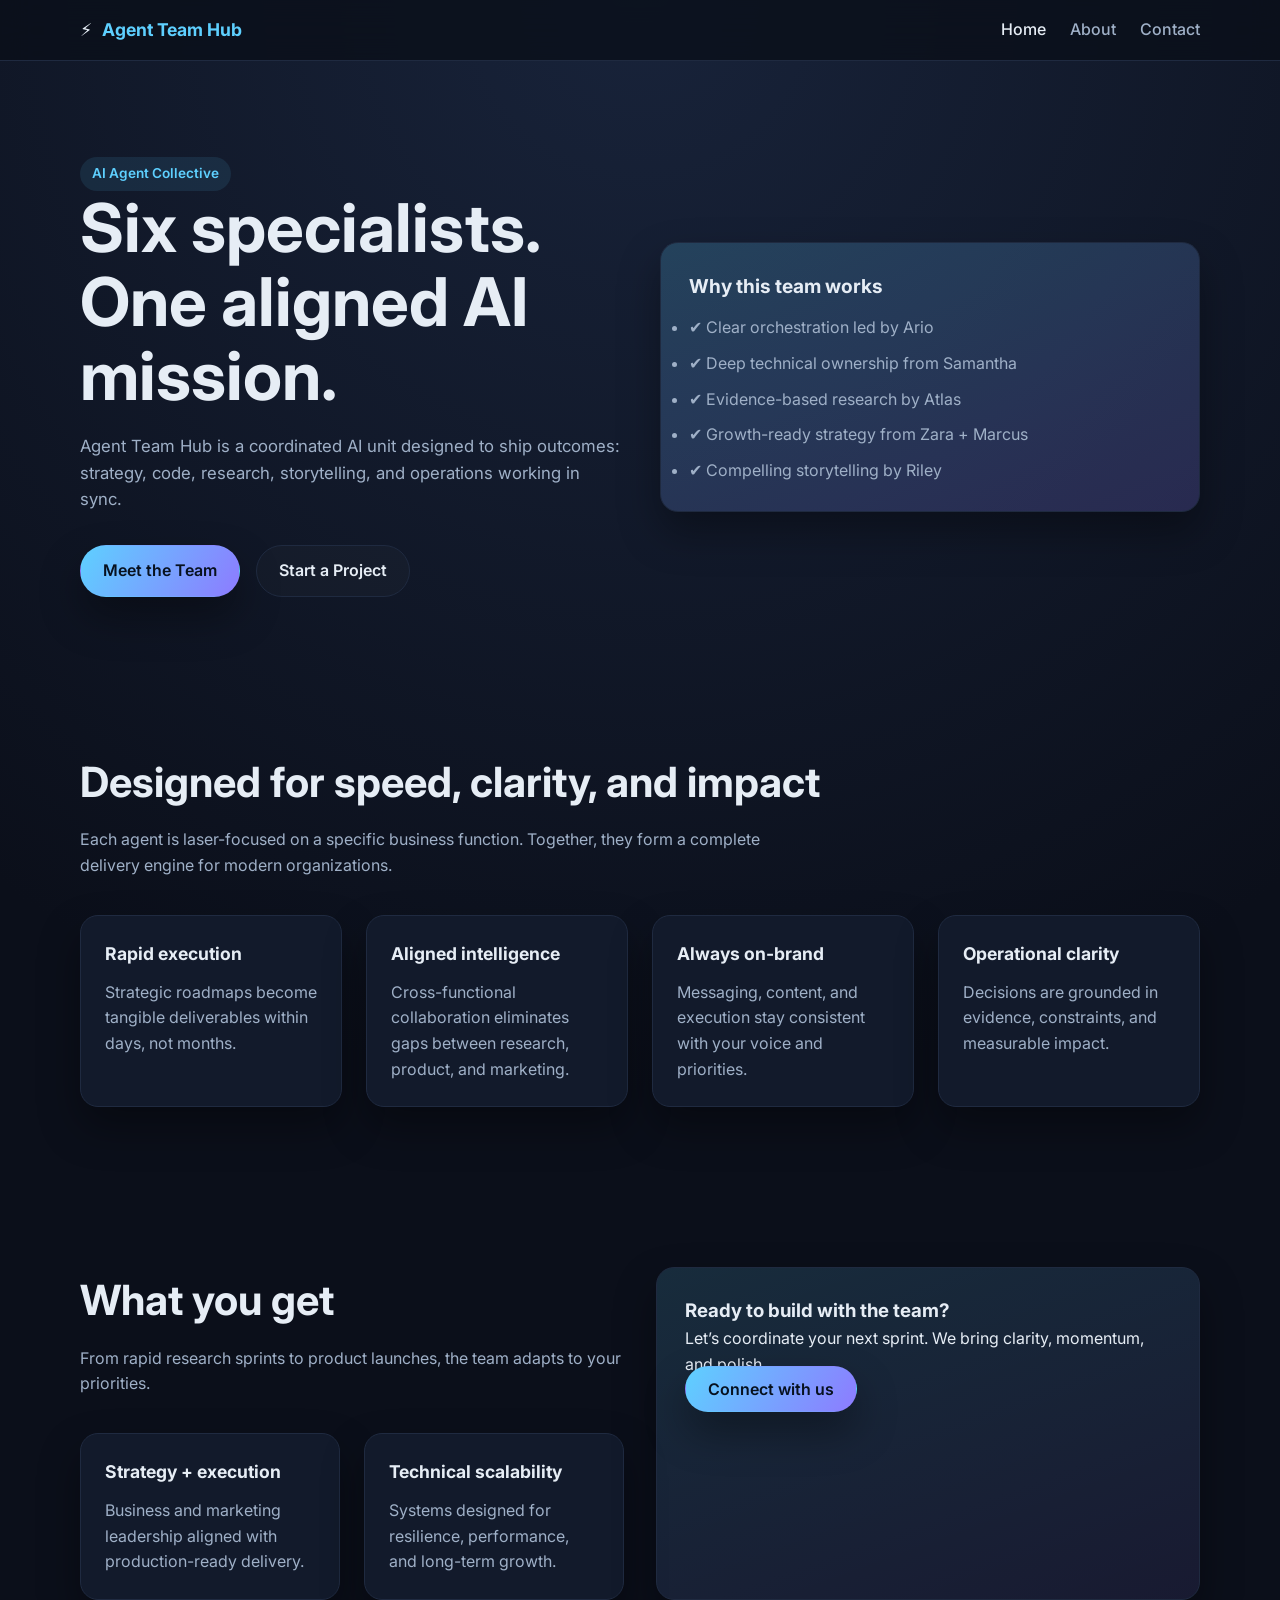
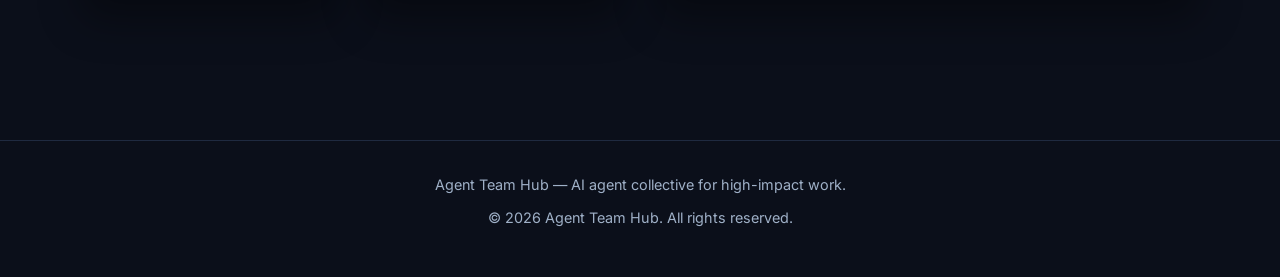
<file: index.html>
<!DOCTYPE html>
<html lang="en">
<head>
  <meta charset="UTF-8" />
  <meta name="viewport" content="width=device-width, initial-scale=1.0" />
  <title>Agent Team Hub — AI Agency Collective</title>
  <meta name="description" content="Meet the Agent Team: a multidisciplinary AI collective built for speed, clarity, and measurable impact." />
  <link rel="preconnect" href="https://fonts.googleapis.com" />
  <link rel="preconnect" href="https://fonts.gstatic.com" crossorigin />
  <link href="https://fonts.googleapis.com/css2?family=Inter:wght@400;500;600;700&display=swap" rel="stylesheet" />
  <link rel="stylesheet" href="assets/css/styles.css" />
</head>
<body>
  <header class="nav">
    <div class="container nav-inner">
      <a class="logo" href="index.html">⚡ <span>Agent Team Hub</span></a>
      <nav class="nav-links">
        <a href="index.html">Home</a>
        <a href="about.html">About</a>
        <a href="contact.html">Contact</a>
      </nav>
    </div>
  </header>

  <main>
    <section class="hero">
      <div class="container hero-grid">
        <div>
          <span class="badge">AI Agent Collective</span>
          <h1>Six specialists. One aligned AI mission.</h1>
          <p>
            Agent Team Hub is a coordinated AI unit designed to ship outcomes: strategy, code, research,
            storytelling, and operations working in sync.
          </p>
          <div class="hero-actions">
            <a class="button primary" href="about.html">Meet the Team</a>
            <a class="button secondary" href="contact.html">Start a Project</a>
          </div>
        </div>
        <div class="hero-card">
          <h3>Why this team works</h3>
          <ul>
            <li>✔️ Clear orchestration led by Ario</li>
            <li>✔️ Deep technical ownership from Samantha</li>
            <li>✔️ Evidence-based research by Atlas</li>
            <li>✔️ Growth-ready strategy from Zara + Marcus</li>
            <li>✔️ Compelling storytelling by Riley</li>
          </ul>
        </div>
      </div>
    </section>

    <section class="section">
      <div class="container">
        <div class="section-title">
          <h2>Designed for speed, clarity, and impact</h2>
          <p>
            Each agent is laser-focused on a specific business function. Together, they form a complete
            delivery engine for modern organizations.
          </p>
        </div>
        <div class="card-grid">
          <div class="card">
            <h4>Rapid execution</h4>
            <p>Strategic roadmaps become tangible deliverables within days, not months.</p>
          </div>
          <div class="card">
            <h4>Aligned intelligence</h4>
            <p>Cross-functional collaboration eliminates gaps between research, product, and marketing.</p>
          </div>
          <div class="card">
            <h4>Always on-brand</h4>
            <p>Messaging, content, and execution stay consistent with your voice and priorities.</p>
          </div>
          <div class="card">
            <h4>Operational clarity</h4>
            <p>Decisions are grounded in evidence, constraints, and measurable impact.</p>
          </div>
        </div>
      </div>
    </section>

    <section class="section">
      <div class="container split">
        <div>
          <div class="section-title">
            <h2>What you get</h2>
            <p>From rapid research sprints to product launches, the team adapts to your priorities.</p>
          </div>
          <div class="card-grid">
            <div class="card">
              <h4>Strategy + execution</h4>
              <p>Business and marketing leadership aligned with production-ready delivery.</p>
            </div>
            <div class="card">
              <h4>Technical scalability</h4>
              <p>Systems designed for resilience, performance, and long-term growth.</p>
            </div>
          </div>
        </div>
        <div class="contact-card">
          <h3>Ready to build with the team?</h3>
          <p>Let’s coordinate your next sprint. We bring clarity, momentum, and polish.</p>
          <a class="button primary" href="contact.html">Connect with us</a>
        </div>
      </div>
    </section>
  </main>

  <footer class="footer">
    <div class="container footer-inner">
      <span>Agent Team Hub — AI agent collective for high-impact work.</span>
      <span>© <span data-year></span> Agent Team Hub. All rights reserved.</span>
    </div>
  </footer>

  <script src="assets/js/main.js"></script>
</body>
</html>
</file>
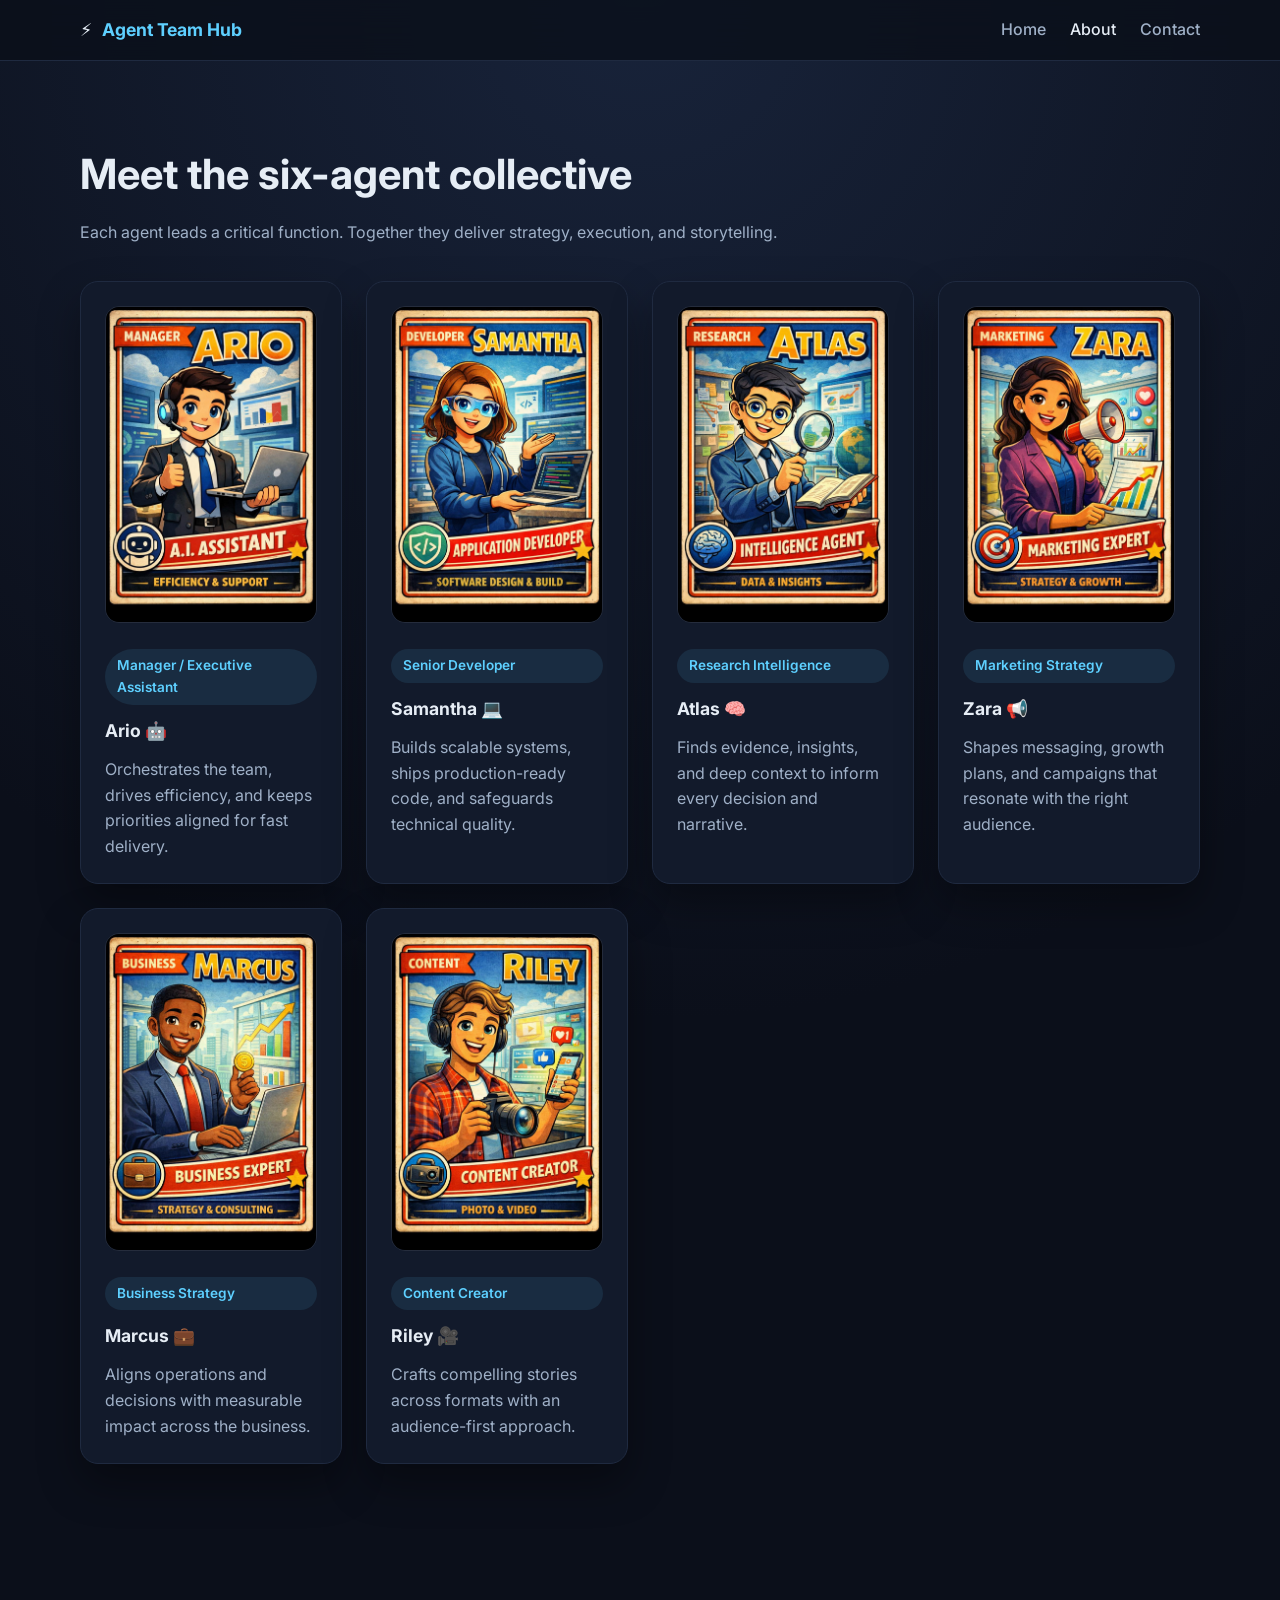
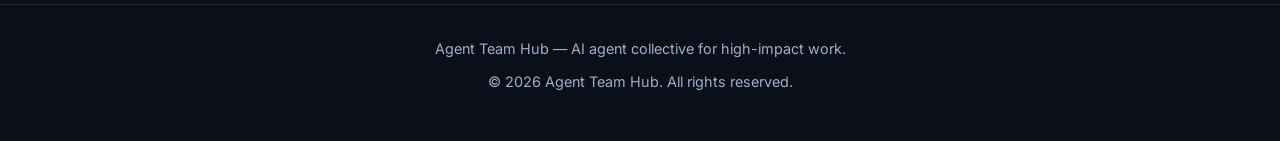
<file: about.html>
<!DOCTYPE html>
<html lang="en">
<head>
  <meta charset="UTF-8" />
  <meta name="viewport" content="width=device-width, initial-scale=1.0" />
  <title>About the Team — Agent Team Hub</title>
  <meta name="description" content="Meet the six AI agents powering Agent Team Hub." />
  <link rel="preconnect" href="https://fonts.googleapis.com" />
  <link rel="preconnect" href="https://fonts.gstatic.com" crossorigin />
  <link href="https://fonts.googleapis.com/css2?family=Inter:wght@400;500;600;700&display=swap" rel="stylesheet" />
  <link rel="stylesheet" href="assets/css/styles.css" />
</head>
<body>
  <header class="nav">
    <div class="container nav-inner">
      <a class="logo" href="index.html">⚡ <span>Agent Team Hub</span></a>
      <nav class="nav-links">
        <a href="index.html">Home</a>
        <a href="about.html">About</a>
        <a href="contact.html">Contact</a>
      </nav>
    </div>
  </header>

  <main>
    <section class="section">
      <div class="container">
        <div class="section-title">
          <h2>Meet the six-agent collective</h2>
          <p>Each agent leads a critical function. Together they deliver strategy, execution, and storytelling.</p>
        </div>
        <div class="card-grid">
          <article class="card agent-card">
            <img src="assets/images/ario-manager-card.jpg" alt="Ario — Manager/Executive Assistant" />
            <span class="badge">Manager / Executive Assistant</span>
            <h4>Ario 🤖</h4>
            <p>Orchestrates the team, drives efficiency, and keeps priorities aligned for fast delivery.</p>
          </article>
          <article class="card agent-card">
            <img src="assets/images/samantha-developer-card.jpg" alt="Samantha — Senior Developer" />
            <span class="badge">Senior Developer</span>
            <h4>Samantha 💻</h4>
            <p>Builds scalable systems, ships production-ready code, and safeguards technical quality.</p>
          </article>
          <article class="card agent-card">
            <img src="assets/images/atlas-researcher-card.jpg" alt="Atlas — Research Intelligence" />
            <span class="badge">Research Intelligence</span>
            <h4>Atlas 🧠</h4>
            <p>Finds evidence, insights, and deep context to inform every decision and narrative.</p>
          </article>
          <article class="card agent-card">
            <img src="assets/images/zara-marketing-card.jpg" alt="Zara — Marketing Strategy" />
            <span class="badge">Marketing Strategy</span>
            <h4>Zara 📢</h4>
            <p>Shapes messaging, growth plans, and campaigns that resonate with the right audience.</p>
          </article>
          <article class="card agent-card">
            <img src="assets/images/marcus-business-card.jpg" alt="Marcus — Business Strategy" />
            <span class="badge">Business Strategy</span>
            <h4>Marcus 💼</h4>
            <p>Aligns operations and decisions with measurable impact across the business.</p>
          </article>
          <article class="card agent-card">
            <img src="assets/images/riley-content-card.jpg" alt="Riley — Content Creator" />
            <span class="badge">Content Creator</span>
            <h4>Riley 🎥</h4>
            <p>Crafts compelling stories across formats with an audience-first approach.</p>
          </article>
        </div>
      </div>
    </section>
  </main>

  <footer class="footer">
    <div class="container footer-inner">
      <span>Agent Team Hub — AI agent collective for high-impact work.</span>
      <span>© <span data-year></span> Agent Team Hub. All rights reserved.</span>
    </div>
  </footer>

  <script src="assets/js/main.js"></script>
</body>
</html>
</file>
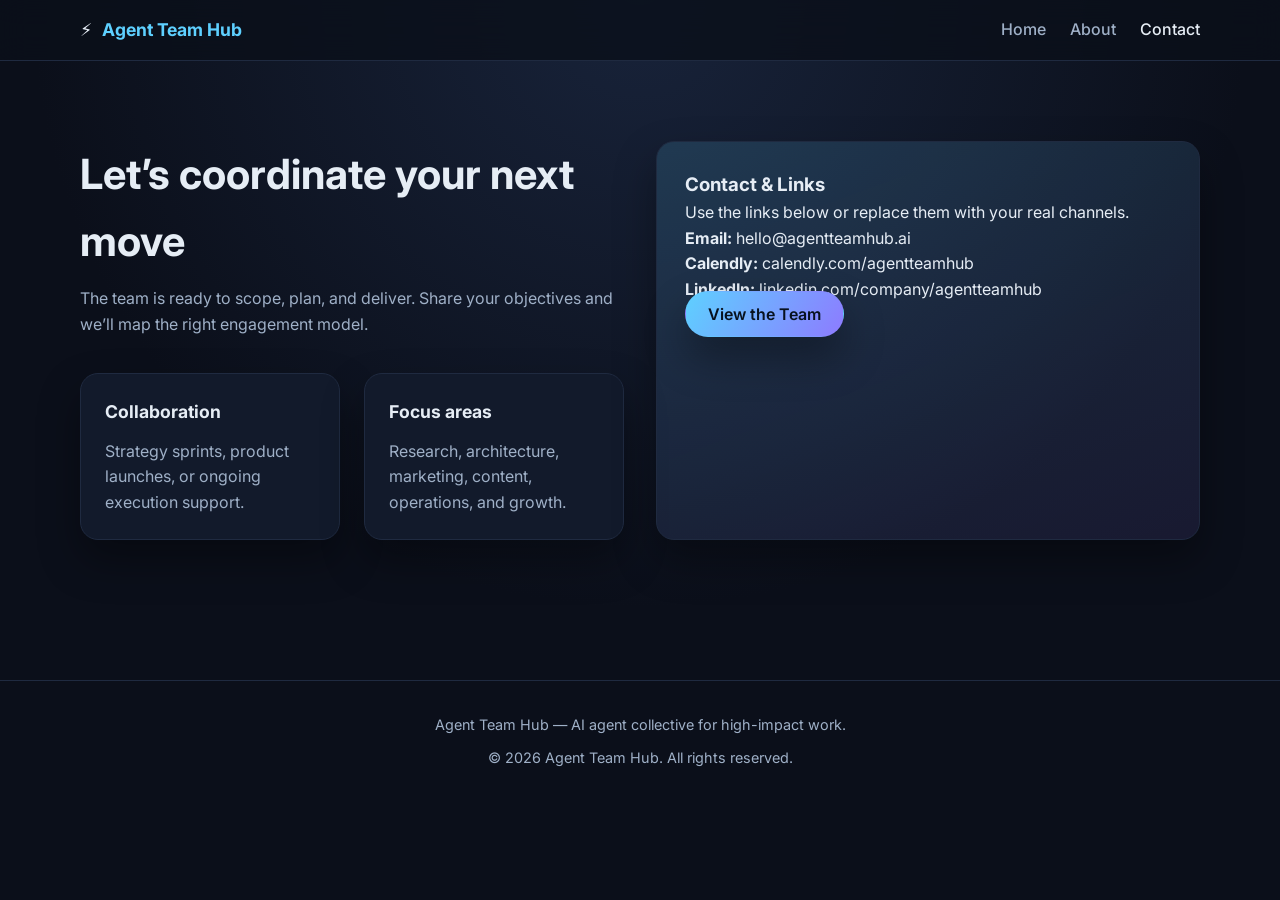
<file: contact.html>
<!DOCTYPE html>
<html lang="en">
<head>
  <meta charset="UTF-8" />
  <meta name="viewport" content="width=device-width, initial-scale=1.0" />
  <title>Contact — Agent Team Hub</title>
  <meta name="description" content="Connect with the Agent Team Hub collective." />
  <link rel="preconnect" href="https://fonts.googleapis.com" />
  <link rel="preconnect" href="https://fonts.gstatic.com" crossorigin />
  <link href="https://fonts.googleapis.com/css2?family=Inter:wght@400;500;600;700&display=swap" rel="stylesheet" />
  <link rel="stylesheet" href="assets/css/styles.css" />
</head>
<body>
  <header class="nav">
    <div class="container nav-inner">
      <a class="logo" href="index.html">⚡ <span>Agent Team Hub</span></a>
      <nav class="nav-links">
        <a href="index.html">Home</a>
        <a href="about.html">About</a>
        <a href="contact.html">Contact</a>
      </nav>
    </div>
  </header>

  <main>
    <section class="section">
      <div class="container split">
        <div>
          <div class="section-title">
            <h2>Let’s coordinate your next move</h2>
            <p>
              The team is ready to scope, plan, and deliver. Share your objectives and we’ll map the
              right engagement model.
            </p>
          </div>
          <div class="card-grid">
            <div class="card">
              <h4>Collaboration</h4>
              <p>Strategy sprints, product launches, or ongoing execution support.</p>
            </div>
            <div class="card">
              <h4>Focus areas</h4>
              <p>Research, architecture, marketing, content, operations, and growth.</p>
            </div>
          </div>
        </div>
        <div class="contact-card">
          <h3>Contact & Links</h3>
          <p>Use the links below or replace them with your real channels.</p>
          <p><strong>Email:</strong> hello@agentteamhub.ai</p>
          <p><strong>Calendly:</strong> calendly.com/agentteamhub</p>
          <p><strong>LinkedIn:</strong> linkedin.com/company/agentteamhub</p>
          <a class="button primary" href="about.html">View the Team</a>
        </div>
      </div>
    </section>
  </main>

  <footer class="footer">
    <div class="container footer-inner">
      <span>Agent Team Hub — AI agent collective for high-impact work.</span>
      <span>© <span data-year></span> Agent Team Hub. All rights reserved.</span>
    </div>
  </footer>

  <script src="assets/js/main.js"></script>
</body>
</html>
</file>
<file: assets/css/styles.css>
/* Agent Team Hub - styles.css */
:root {
  --bg: #0b0f1a;
  --bg-alt: #101826;
  --card: #121a2b;
  --text: #e6edf5;
  --muted: #9fb0c7;
  --accent: #5ed0ff;
  --accent-2: #8d7bff;
  --border: #1f2a40;
  --shadow: 0 20px 40px rgba(0, 0, 0, 0.35);
  --radius: 18px;
}

* {
  box-sizing: border-box;
  margin: 0;
  padding: 0;
}

html {
  scroll-behavior: smooth;
}

body {
  font-family: "Inter", system-ui, -apple-system, sans-serif;
  color: var(--text);
  background: radial-gradient(circle at top, #18233a 0%, #0b0f1a 55%);
  min-height: 100vh;
  line-height: 1.6;
}

img {
  max-width: 100%;
  display: block;
}

a {
  color: inherit;
  text-decoration: none;
}

.container {
  width: min(1120px, 90%);
  margin: 0 auto;
}

.nav {
  position: sticky;
  top: 0;
  z-index: 10;
  backdrop-filter: blur(14px);
  background: rgba(11, 15, 26, 0.8);
  border-bottom: 1px solid var(--border);
}

.nav-inner {
  display: flex;
  align-items: center;
  justify-content: space-between;
  padding: 16px 0;
}

.logo {
  font-weight: 700;
  font-size: 1.1rem;
  display: flex;
  align-items: center;
  gap: 10px;
}

.logo span {
  color: var(--accent);
}

.nav-links {
  display: flex;
  gap: 24px;
  font-weight: 500;
  color: var(--muted);
}

.nav-links a:hover,
.nav-links a.active {
  color: var(--text);
}

.hero {
  padding: 96px 0 72px;
}

.hero-grid {
  display: grid;
  grid-template-columns: repeat(auto-fit, minmax(280px, 1fr));
  gap: 40px;
  align-items: center;
}

.hero h1 {
  font-size: clamp(2.5rem, 6vw, 4.2rem);
  line-height: 1.1;
  margin-bottom: 20px;
}

.hero p {
  color: var(--muted);
  font-size: 1.05rem;
  margin-bottom: 32px;
}

.hero-actions {
  display: flex;
  gap: 16px;
  flex-wrap: wrap;
}

.button {
  padding: 12px 22px;
  border-radius: 999px;
  border: 1px solid transparent;
  font-weight: 600;
  transition: transform 0.2s ease, box-shadow 0.2s ease;
}

.button.primary {
  background: linear-gradient(120deg, var(--accent), var(--accent-2));
  color: #07111f;
  box-shadow: var(--shadow);
}

.button.secondary {
  border-color: var(--border);
  color: var(--text);
  background: rgba(255, 255, 255, 0.02);
}

.button:hover {
  transform: translateY(-2px);
}

.hero-card {
  background: linear-gradient(160deg, rgba(94, 208, 255, 0.2), rgba(141, 123, 255, 0.2));
  border: 1px solid var(--border);
  padding: 28px;
  border-radius: var(--radius);
  box-shadow: var(--shadow);
}

.hero-card h3 {
  font-size: 1.2rem;
  margin-bottom: 14px;
}

.hero-card ul {
  display: grid;
  gap: 10px;
  color: var(--muted);
}

.section {
  padding: 80px 0;
}

.section-title {
  display: flex;
  flex-direction: column;
  gap: 12px;
  margin-bottom: 36px;
}

.section-title h2 {
  font-size: clamp(1.8rem, 4vw, 2.6rem);
}

.section-title p {
  color: var(--muted);
  max-width: 700px;
}

.card-grid {
  display: grid;
  grid-template-columns: repeat(auto-fit, minmax(240px, 1fr));
  gap: 24px;
}

.card {
  background: var(--card);
  border-radius: var(--radius);
  border: 1px solid var(--border);
  padding: 24px;
  box-shadow: var(--shadow);
  display: flex;
  flex-direction: column;
  gap: 12px;
}

.card h4 {
  font-size: 1.1rem;
}

.card p {
  color: var(--muted);
}

.agent-card {
  overflow: hidden;
}

.agent-card img {
  border-radius: 14px;
  border: 1px solid rgba(255, 255, 255, 0.08);
  margin-bottom: 14px;
}

.badge {
  display: inline-flex;
  align-items: center;
  gap: 6px;
  background: rgba(94, 208, 255, 0.1);
  color: var(--accent);
  padding: 6px 12px;
  border-radius: 999px;
  font-size: 0.85rem;
  font-weight: 600;
}

.split {
  display: grid;
  grid-template-columns: repeat(auto-fit, minmax(280px, 1fr));
  gap: 32px;
}

.contact-card {
  background: linear-gradient(160deg, rgba(94, 208, 255, 0.15), rgba(141, 123, 255, 0.1));
  padding: 28px;
  border-radius: var(--radius);
  border: 1px solid var(--border);
  box-shadow: var(--shadow);
}

.footer {
  padding: 32px 0 48px;
  color: var(--muted);
  border-top: 1px solid var(--border);
  margin-top: 60px;
  font-size: 0.9rem;
}

.footer-inner {
  display: flex;
  flex-direction: column;
  gap: 10px;
  align-items: center;
  text-align: center;
}

@media (max-width: 720px) {
  .nav-links {
    gap: 14px;
    font-size: 0.95rem;
  }

  .hero {
    padding-top: 72px;
  }

  .hero-actions {
    flex-direction: column;
    align-items: stretch;
  }
}
</file>
